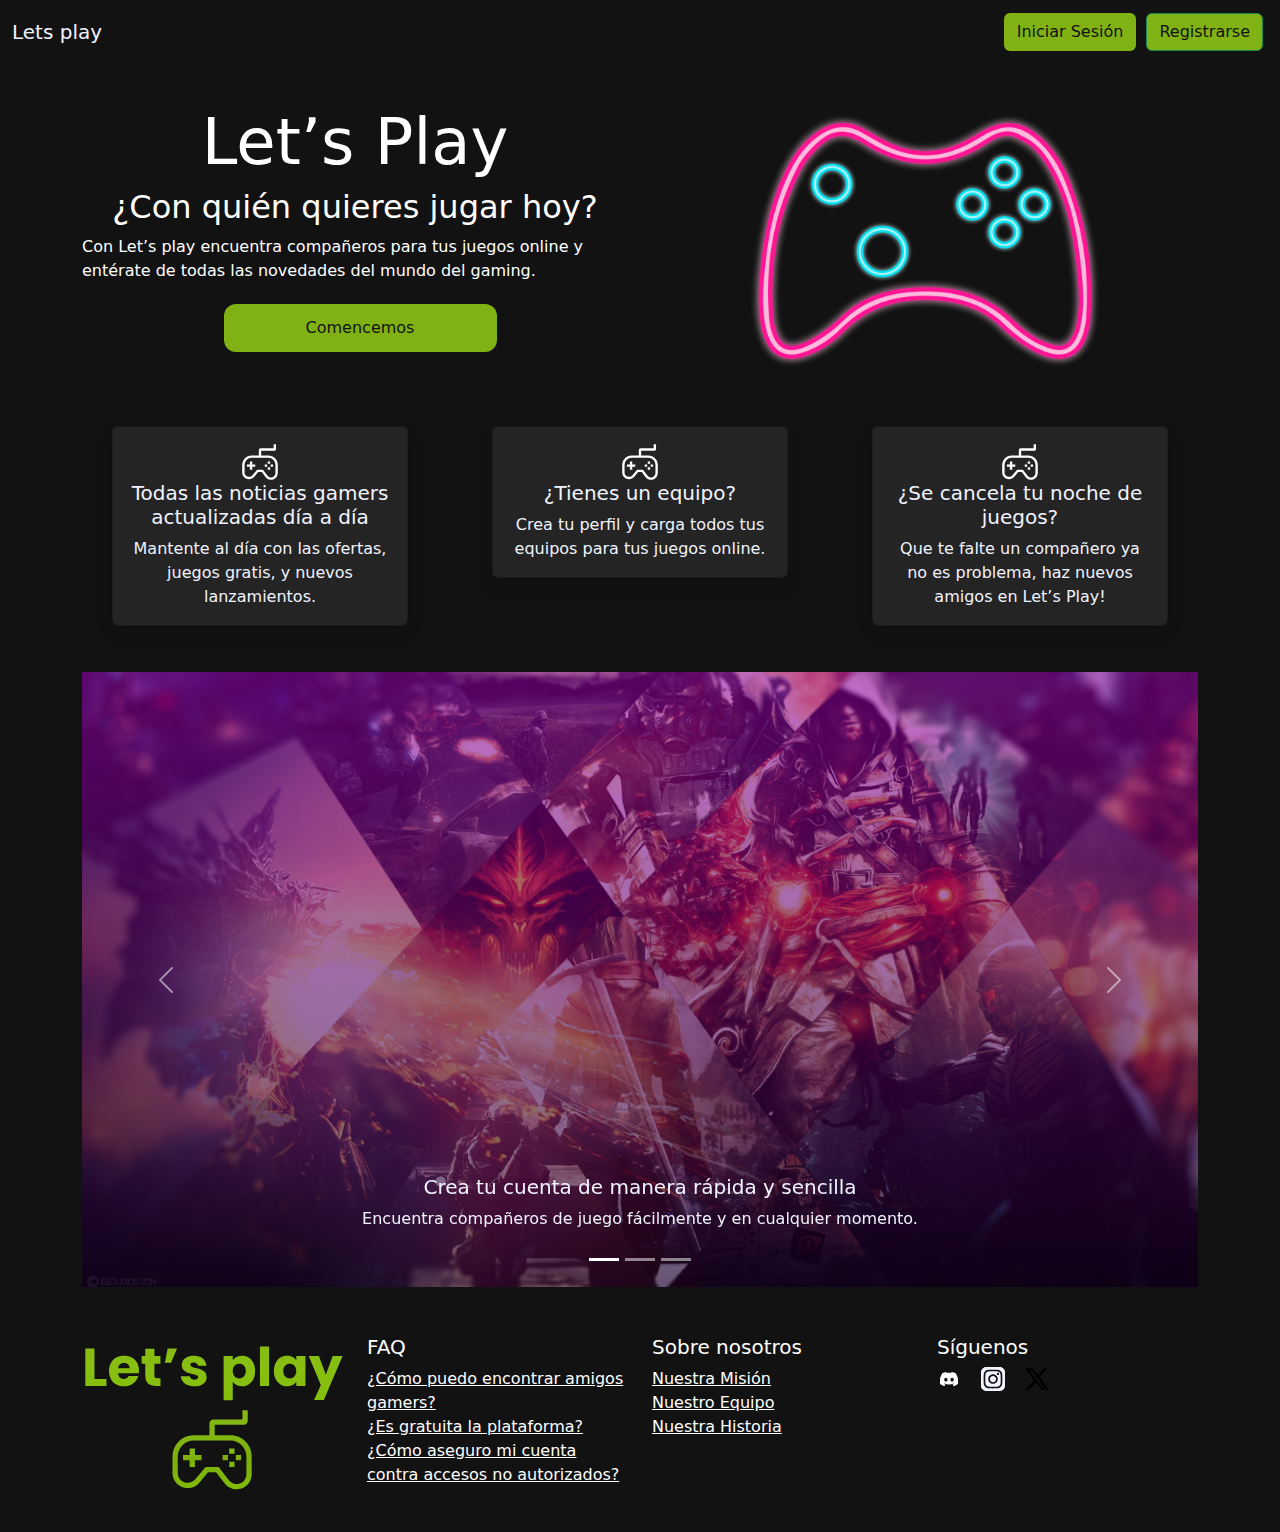
<file: 2daentrega/index.html>
<!DOCTYPE html>
<html lang="en">
<head>
    <title>Let’s Play</title>
    <link rel="icon" href="rutadeimagendondeesteguardadoelIcono">
    <meta name="viewport" content="width=device-width, initial-scale=1.0">
    <link href="https://cdn.jsdelivr.net/npm/bootstrap@5.3.3/dist/css/bootstrap.min.css" rel="stylesheet" integrity="sha384-QWTKZyjpPEjISv5WaRU9OFeRpok6YctnYmDr5pNlyT2bRjXh0JMhjY6hW+ALEwIH" crossorigin="anonymous">
    <link rel="stylesheet" href="style.css">
</head>
<body>
    <!-- se utiliza Bootstrap y css para modificar estilos -->
    <header>
        <nav class="navbar navbar-expand-lg navbar-dark bg-custom-dark">
            <div class="container-fluid">
                <a class="navbar-brand">Lets play</a>
                <button class="navbar-toggler" type="button" data-bs-toggle="collapse" data-bs-target="#navbarNav" aria-controls="navbarNav" aria-expanded="false" aria-label="Toggle navigation">
                    <span class="navbar-toggler-icon"></span>
                </button>
                <div class="collapse navbar-collapse" id="navbarNav">
                    <ul class="navbar-nav ms-auto">
                        <li class="nav-item">
                            <button class="btn btn-outline-custom" type="button">Iniciar Sesión</button>
                        </li>
                        <li class="nav-item">
                            <button class="btn btn-outline-success" type="button">Registrarse</button>
                        </li>
                    </ul>
                </div>
            </div>
        </nav>
    </header>

    <main class="container mt-4">
        <div class="row align-items-center mb-4">
            <div class="col-12 col-md-6">
                <h1 class="display-3 text-center text-white">Let’s Play</h1>
                <h2 class="d-flex justify-content-center text-white">¿Con quién quieres jugar hoy?</h2>
                <p class="text-justify text-white">
                    Con Let’s play encuentra compañeros para tus juegos online y entérate de todas las novedades del mundo del gaming.
                </p>
                <div class="d-grid gap-2 col-6 mx-auto">
                    <button class="btn btn-primary" type="button">Comencemos</button>
                </div>
            </div>
            <div class="col-12 col-md-6">
                <img src="img/2.png" class="img-fluid" alt="Image" />
            </div>
        </div>

        <div class="row text-center">
            <div class="col-12 col-md-4 mb-3">
                <div class="card shadow">
                    <div class="card-body">
                        <img src="img/cil_gamepad.svg" class="img-fluid" alt="icon" />
                        <h5 class="card-title">Todas las noticias gamers actualizadas día a día</h5>
                        <p class="card-text">Mantente al día con las ofertas, juegos gratis, y nuevos lanzamientos.</p>
                    </div>
                </div>
            </div>
            <div class="col-12 col-md-4 mb-3">
                <div class="card shadow">
                    <div class="card-body">
                        <img src="img/cil_gamepad.svg" class="img-fluid" alt="icon" />
                        <h5 class="card-title">¿Tienes un equipo?</h5>
                        <p class="card-text">Crea tu perfil y carga todos tus equipos para tus juegos online.</p>
                    </div>
                </div>
            </div>
            <div class="col-12 col-md-4 mb-3">
                <div class="card shadow">
                    <div class="card-body">
                        <img src="img/cil_gamepad.svg" class="img-fluid" alt="icon" />
                        <h5 class="card-title">¿Se cancela tu noche de juegos?</h5>
                        <p class="card-text">Que te falte un compañero ya no es problema, haz nuevos amigos en Let’s Play!</p>
                    </div>
                </div>
            </div>
        </div>

        <div id="carouselExampleCaptions" class="carousel slide mb-4">
            <div class="carousel-indicators">
                <button type="button" data-bs-target="#carouselExampleCaptions" data-bs-slide-to="0" class="active" aria-current="true" aria-label="Slide 1"></button>
                <button type="button" data-bs-target="#carouselExampleCaptions" data-bs-slide-to="1" aria-label="Slide 2"></button>
                <button type="button" data-bs-target="#carouselExampleCaptions" data-bs-slide-to="2" aria-label="Slide 3"></button>
            </div>
            <div class="carousel-inner">
                <div class="carousel-item active">
                    <img src="img/Group 13119.png" class="d-block w-100" alt="...">
                    <div class="carousel-caption d-none d-md-block">
                        <h5>Crea tu cuenta de manera rápida y sencilla</h5>
                        <p>Encuentra compañeros de juego fácilmente y en cualquier momento.</p>
                    </div>
                </div>
                <div class="carousel-item">
                    <img src="img/Group 13119.png" class="d-block w-100" alt="...">
                    <div class="carousel-caption d-none d-md-block">
                        <h5>Arma tu equipo y agrega nuevos compañeros</h5>
                        <p>Organiza partidas y sesiones de juego sin complicaciones.</p>
                    </div>
                </div>
                <div class="carousel-item">
                    <img src="img/Group 13119.png" class="d-block w-100" alt="...">
                    <div class="carousel-caption d-none d-md-block">
                        <h5>Todas las novedades a un click</h5>
                        <p>Accede a las últimas noticias y actualizaciones del mundo gamer.</p>
                    </div>
                </div>
            </div>
            <button class="carousel-control-prev" type="button" data-bs-target="#carouselExampleCaptions" data-bs-slide="prev">
                <span class="carousel-control-prev-icon" aria-hidden="true"></span>
                <span class="visually-hidden">Previous</span>
            </button>
            <button class="carousel-control-next" type="button" data-bs-target="#carouselExampleCaptions" data-bs-slide="next">
                <span class="carousel-control-next-icon" aria-hidden="true"></span>
                <span class="visually-hidden">Next</span>
            </button>
        </div>
    </main>

    <footer class="bg-custom-footer text-white py-4">
        <div class="container">
            <div class="row">
                <div class="col-md-3">
                    <img src="img/logo.svg" alt="Logo" class="img-fluid mb-3">
                </div>
                <div class="col-md-3">
                    <h5>FAQ</h5>
                    <ul class="list-unstyled">
                        <li><a href="#" class="text-white">¿Cómo puedo encontrar amigos gamers?</a></li>
                        <li><a href="#" class="text-white">¿Es gratuita la plataforma?</a></li>
                        <li><a href="#" class="text-white">¿Cómo aseguro mi cuenta contra accesos no autorizados?</a></li>
                    </ul>
                </div>
                <div class="col-md-3">
                    <h5>Sobre nosotros</h5>
                    <ul class="list-unstyled">
                        <li><a href="#" class="text-white">Nuestra Misión</a></li>
                        <li><a href="#" class="text-white">Nuestro Equipo</a></li>
                        <li><a href="#" class="text-white">Nuestra Historia</a></li>
                    </ul>
                </div>
                <div class="col-md-3">
                    <h5>Síguenos</h5>
                    <div class="social-icons">
                        <img src="img/discord.svg" alt="discord" class="social-icon">
                        <img src="img/ig.svg" alt="instagram" class="social-icon ml-3">
                        <img src="img/twitter.svg" alt="x" class="social-icon ml-3">
                    </div>
                </div>
            </div>
        </div>
    </footer>
    <!-- Bootstrap -->
    <script src="https://cdn.jsdelivr.net/npm/bootstrap@5.2.2/dist/js/bootstrap.bundle.min.js" integrity="sha384-OERcA2EqjJCMA+/3y+gxIOqMEjwtxJY7qPCqsdltbNJuaOe923+mo//f6V8Qbsw3" crossorigin="anonymous"></script>
</body>
</html>
</file>
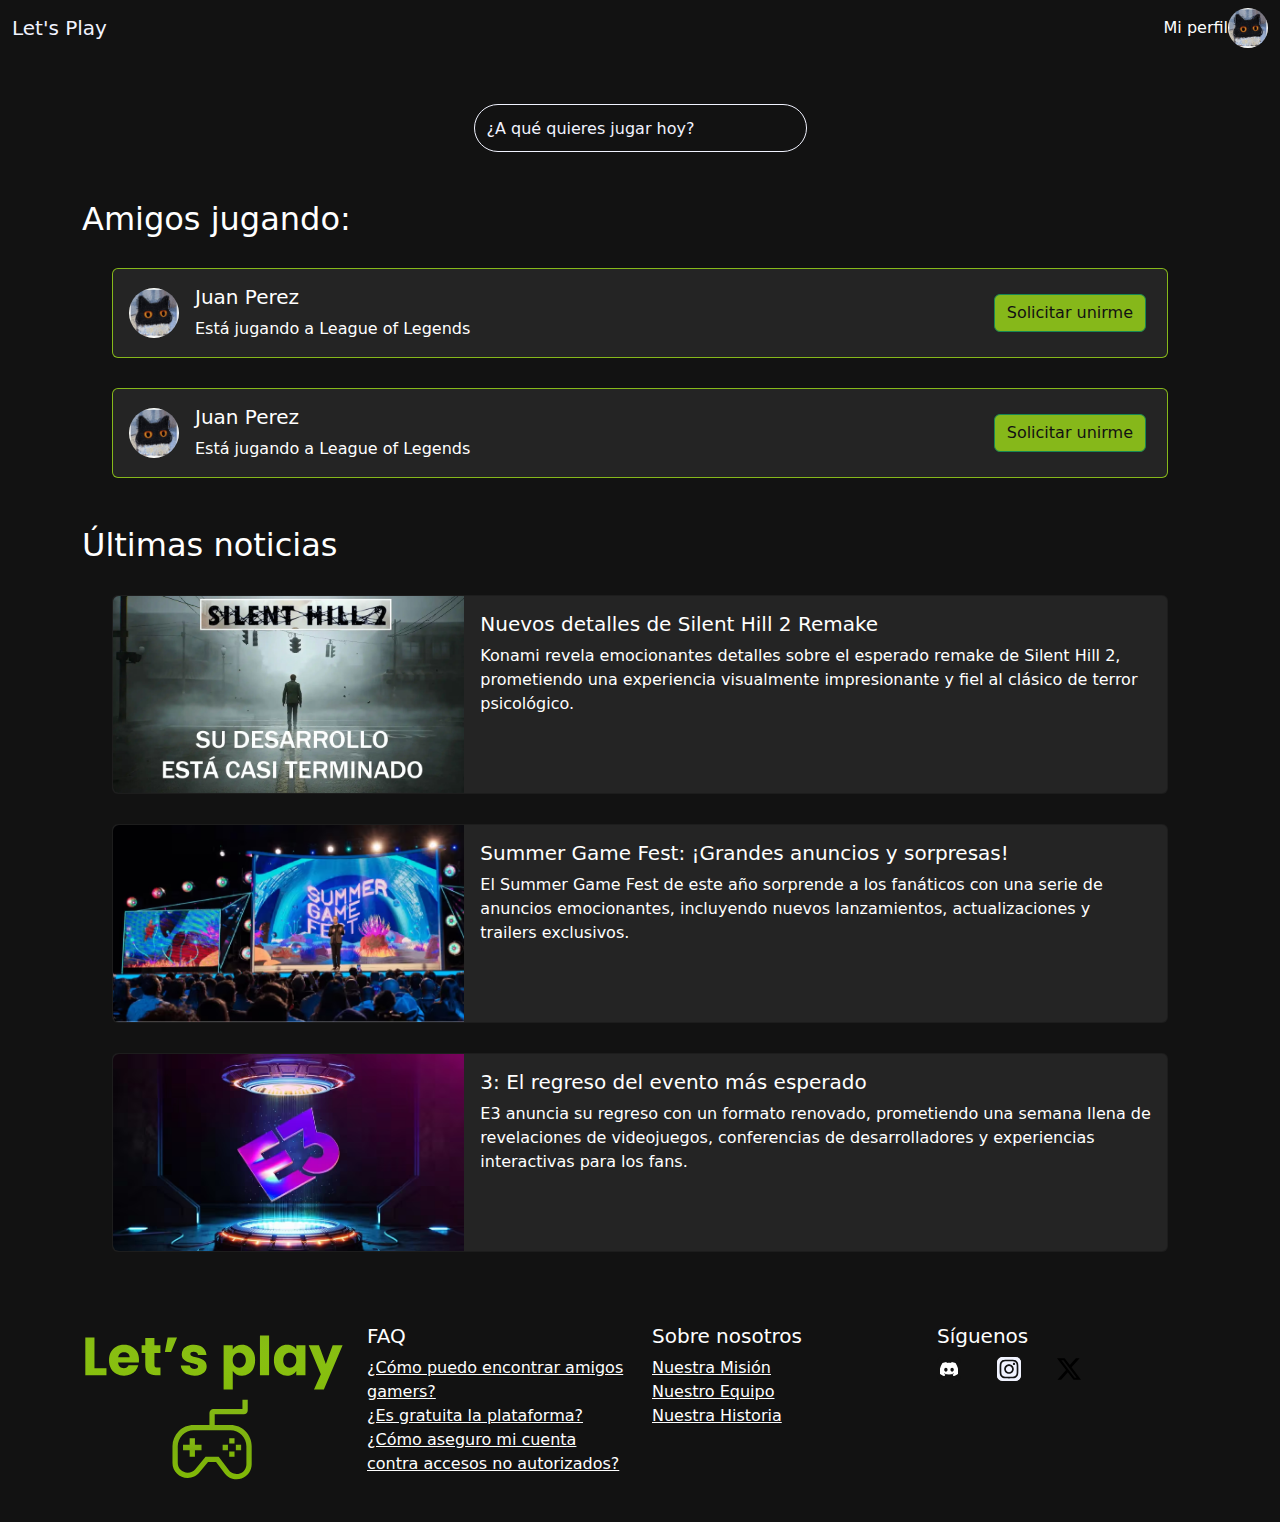
<file: 2daentrega/home.html>
<!DOCTYPE html>
<html lang="en">
<head>
    <meta charset="UTF-8">
    <meta name="viewport" content="width=device-width, initial-scale=1.0">
    <title>Let’s Play - Home</title>
    <link rel="icon" href="ruta-de-imagen-donde-este-guardado-el-Icono">
    <link href="https://cdn.jsdelivr.net/npm/bootstrap@5.3.3/dist/css/bootstrap.min.css" rel="stylesheet" integrity="sha384-QWTKZyjpPEjISv5WaRU9OFeRpok6YctnYmDr5pNlyT2bRjXh0JMhjY6hW+ALEwIH" crossorigin="anonymous">
    <link rel="stylesheet" href="style.css">
</head>
<body>
    <!-- Navbar -->
    <nav class="navbar navbar-expand-lg navbar-light bg-custom-dark">
        <div class="container-fluid">
            <a class="navbar-brand" href="#">Let's Play</a>
            <div class="ms-auto d-flex align-items-center">
                <a class="nav-link text-white" href="#">Mi perfil</a>
                <img src="img/perfil.jpg" class="rounded-circle" alt="Foto de perfil" width="40" height="40">
            </div>
        </div>
    </nav>

    <main class="container my-5">
        <!-- Search Bar -->
        <div class="mb-5 text-center">
            <input type="text" class="form-control mx-auto" style="width: 333px; height: 48px; border-radius: 25px;" placeholder="¿A qué quieres jugar hoy?">
        </div>

        <!-- Amigos jugando -->
        <section class="mb-5">
            <h2 class="text-white mb-4">Amigos jugando:</h2>
            <div class="card mb-3" style="border: 1px solid #b5ff16ad;">
                <div class="card-body d-flex align-items-center">
                    <img src="img/perfil.jpg" class="rounded-circle me-3" alt="Foto de perfil" width="50" height="50">
                    <div>
                        <h5 class="card-title text-white">Juan Perez</h5>
                        <p class="card-text text-white">Está jugando a League of Legends</p>
                    </div>
                    <button class="btn btn-success ms-auto">Solicitar unirme</button>
                </div>
            </div>
            <div class="card mb-3" style="border: 1px solid #b5ff16ad;">
                <div class="card-body d-flex align-items-center">
                    <img src="img/perfil.jpg" class="rounded-circle me-3" alt="Foto de perfil" width="50" height="50">
                    <div>
                        <h5 class="card-title text-white">Juan Perez</h5>
                        <p class="card-text text-white">Está jugando a League of Legends</p>
                    </div>
                    <button class="btn btn-success ms-auto">Solicitar unirme</button>
                </div>
            </div>
        </section>

        <!-- Últimas noticias -->
        <section>
            <h2 class="text-white mb-4">Últimas noticias</h2>
            <div class="card mb-3" style="background-color: #242424;">
                <div class="row g-0">
                    <div class="col-md-4">
                        <img src="img/noticia1.jfif" class="img-fluid rounded-start" alt="Noticia 1">
                    </div>
                    <div class="col-md-8">
                        <div class="card-body">
                            <h5 class="card-title text-white">Nuevos detalles de Silent Hill 2 Remake</h5>
                            <p class="card-text text-white"> Konami revela emocionantes detalles sobre el esperado remake de Silent Hill 2, prometiendo una experiencia visualmente impresionante y fiel al clásico de terror psicológico.</p>
                        </div>
                    </div>
                </div>
            </div>
            <div class="card mb-3" style="background-color: #242424;">
                <div class="row g-0">
                    <div class="col-md-4">
                        <img src="img/noticia2.avif" class="img-fluid rounded-start" alt="Noticia 2">
                    </div>
                    <div class="col-md-8">
                        <div class="card-body">
                            <h5 class="card-title text-white">Summer Game Fest: ¡Grandes anuncios y sorpresas!</h5>
                            <p class="card-text text-white">El Summer Game Fest de este año sorprende a los fanáticos con una serie de anuncios emocionantes, incluyendo nuevos lanzamientos, actualizaciones y trailers exclusivos.</p>
                        </div>
                    </div>
                </div>
            </div>
            <div class="card mb-3" style="background-color: #242424;">
                <div class="row g-0">
                    <div class="col-md-4">
                        <img src="img/noticia3" class="img-fluid rounded-start" alt="Noticia 3">
                    </div>
                    <div class="col-md-8">
                        <div class="card-body">
                            <h5 class="card-title text-white">3: El regreso del evento más esperado</h5>
                            <p class="card-text text-white">E3 anuncia su regreso con un formato renovado, prometiendo una semana llena de revelaciones de videojuegos, conferencias de desarrolladores y experiencias interactivas para los fans.</p>
                        </div>
                    </div>
                </div>
            </div>
        </section>
    </main>

    <!-- Footer -->
    <footer class="bg-custom-footer text-white py-4">
        <div class="container">
            <div class="row">
                <div class="col-md-3">
                    <img src="img/logo.svg" alt="Logo" class="img-fluid mb-3">
                </div>
                <div class="col-md-3">
                    <h5>FAQ</h5>
                    <ul class="list-unstyled">
                        <li><a href="#" class="text-white">¿Cómo puedo encontrar amigos gamers?</a></li>
                        <li><a href="#" class="text-white">¿Es gratuita la plataforma?</a></li>
                        <li><a href="#" class="text-white">¿Cómo aseguro mi cuenta contra accesos no autorizados?</a></li>
                    </ul>
                </div>
                <div class="col-md-3">
                    <h5>Sobre nosotros</h5>
                    <ul class="list-unstyled">
                        <li><a href="#" class="text-white">Nuestra Misión</a></li>
                        <li><a href="#" class="text-white">Nuestro Equipo</a></li>
                        <li><a href="#" class="text-white">Nuestra Historia</a></li>
                    </ul>
                </div>
                <div class="col-md-3">
                    <h5>Síguenos</h5>
                    <div class="social-icons">
                        <img src="img/discord.svg" alt="discord" class="social-icon">
                        <img src="img/ig.svg" alt="instagram" class="social-icon ms-3">
                        <img src="img/twitter.svg" alt="x" class="social-icon ms-3">
                    </div>
                </div>
            </div>
        </div>
    </footer>

    <!-- Bootstrap -->
    <script src="https://cdn.jsdelivr.net/npm/bootstrap@5.2.2/dist/js/bootstrap.bundle.min.js" integrity="sha384-OERcA2EqjJCMA+/3y+gxIOqMEjwtxJY7qPCqsdltbNJuaOe923+mo//f6V8Qbsw3" crossorigin="anonymous"></script>
</body>
</html>
</file>
<file: 2daentrega/style.css>
body, .navbar, .footer {
  background-color: #121212;
}

.navbar-brand, .card-title, .card-text, h1, h2, p, a {
  color: #F1F3FF;
}

.btn {
  color: #121212;
  background-color: rgba(181, 255, 22, 0.6784313725);
  margin: 5px;
}

.btn-primary {
  width: 100%;
  height: 48px;
  border-radius: 12px;
  background-color: #242424;
  color: #fff;
  margin: 5px;
}

.card {
  background-color: #242424;
  margin: 30px;
}

.carousel-caption h5, .carousel-caption p {
  color: #F1F3FF;
}

.footer {
  background-color: #121212;
}

.social-icon {
  width: 24px;
  height: 24px;
  margin-right: 15px;
}

@media (max-width: 576px) {
  .card-text {
    font-size: 0.8rem;
  }
  .btn-primary {
    width: 100%;
  }
}
.home-search-bar {
  width: 333px;
  height: 48px;
  border-radius: 25px;
  margin: 0 auto;
}

.amigos-jugando .card {
  border: 1px solid rgba(181, 255, 22, 0.6784313725);
  margin-bottom: 20px;
}
.amigos-jugando .card .card-body {
  display: flex;
  align-items: center;
}
.amigos-jugando .card .card-body img {
  border-radius: 50%;
  width: 50px;
  height: 50px;
  margin-right: 20px;
}
.amigos-jugando .card .card-body .btn {
  background-color: rgba(181, 255, 22, 0.6784313725);
  color: #121212;
  margin-left: auto;
}

.ultimas-noticias .card {
  margin-bottom: 20px;
}
.ultimas-noticias .card img {
  max-height: 150px;
}

.bg-image {
  position: absolute;
  top: 0;
  left: 0;
  width: 100%;
  height: 100%;
  background-image: url("imagendefondo.jpg");
  background-size: cover;
  background-position: center;
  z-index: -1;
  opacity: 0.5;
}

.card {
  background-color: #242424;
  color: #fff;
}

.imglogo {
  max-width: 150px;
  margin-bottom: 20px;
}

.card-text2 {
  font-size: 1.2rem;
  color: #fff;
}

.form-label {
  color: #fff;
}

.form-control {
  background-color: #121212;
  color: #fff;
  border: 1px solid #F1F3FF;
}

.form-control::placeholder {
  color: #F1F3FF;
}

.form-check-label {
  color: #fff;
}

.btn-primary {
  background-color: rgba(181, 255, 22, 0.6784313725);
  color: #121212;
  border: none;
}
.btn-primary:hover {
  background-color: rgba(154, 226, 0, 0.6784313725);
}

/*# sourceMappingURL=style.css.map */
</file>
